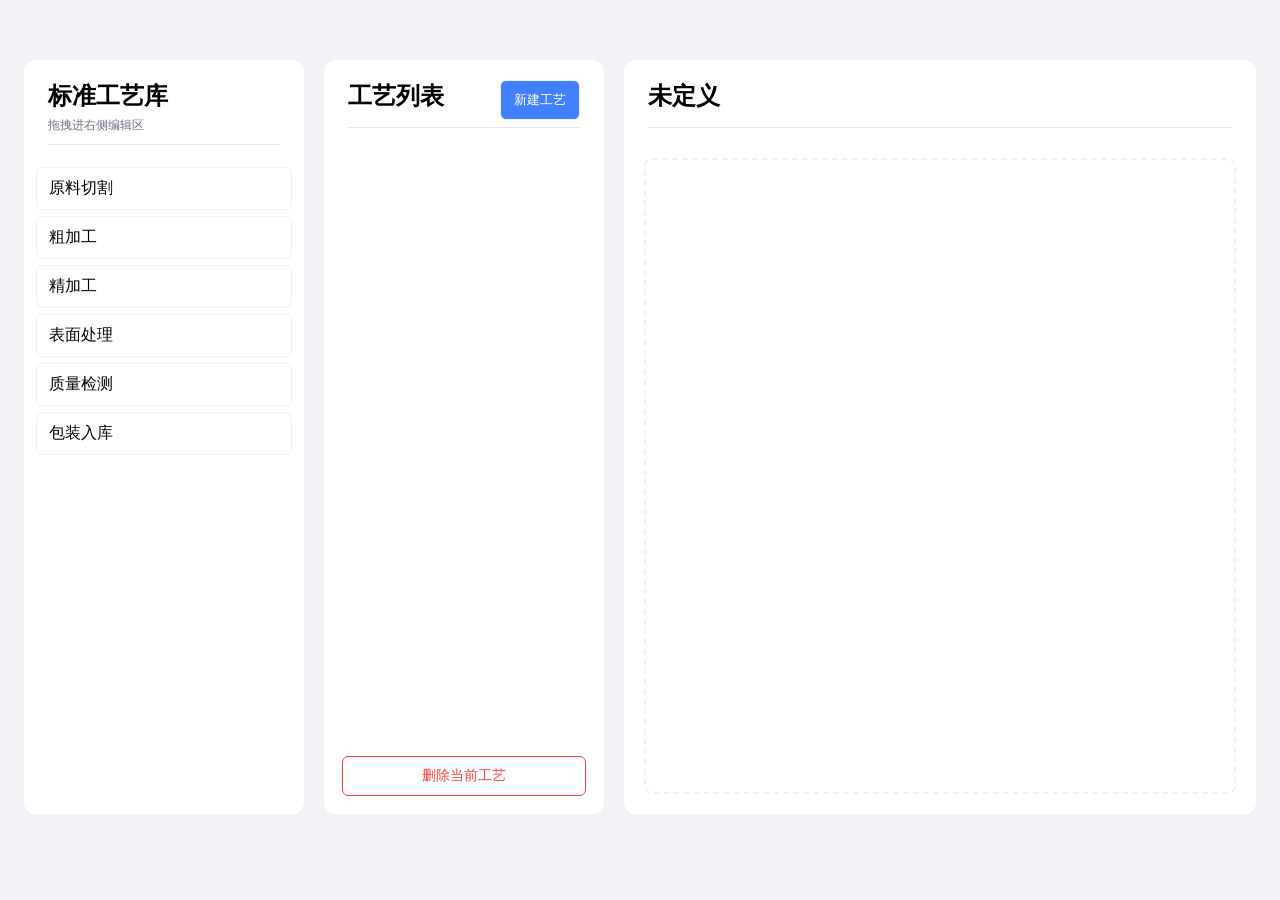
<file: 工艺与工序拖拽编排平台/index.html>
<!DOCTYPE html>
<html lang="en">
<head>
    <meta charset="UTF-8">
    <meta name="viewport" content="width=device-width, initial-scale=1.0">
    <title>工艺与工序拖拽编排平台</title>
    <link rel="stylesheet" href="style.css">
</head>
<body>
    <div class="container">
        <div class="left_1 box">
            <div class="title_box">
                <div class="title">
                    <h2>标准工艺库</h2>
                    <p>拖拽进右侧编辑区</p>
                </div>
            </div>
            
            <ul class="list_1">
                <li class="drag">原料切割</li>
                <li class="drag">粗加工</li>
                <li class="drag">精加工</li>
                <li class="drag">表面处理</li>
                <li class="drag">质量检测</li>
                <li class="drag">包装入库</li>
            </ul>
        </div>
        <div class="left_2 box">
            <div class="title_box">
                <div class="title">
                    <h2>工艺列表</h2>
                    <button>新建工艺</button>
                </div>
            </div>
           
            
            <ul class="list_2">
                
            </ul>
            <div class="delete">删除当前工艺</div>
        </div>
        <div class="right box">
            <div class="title_box">
                <div class="title">
                    <h2>未定义</h2>
                </div>
            </div>
            <div class="create_box">
                <div class="create">
                    <ul class="create_list"></ul>
                </div>
            </div>
        </div>
    </div>
    <script src="script.js"></script>
        
</body>
</html>
</file>
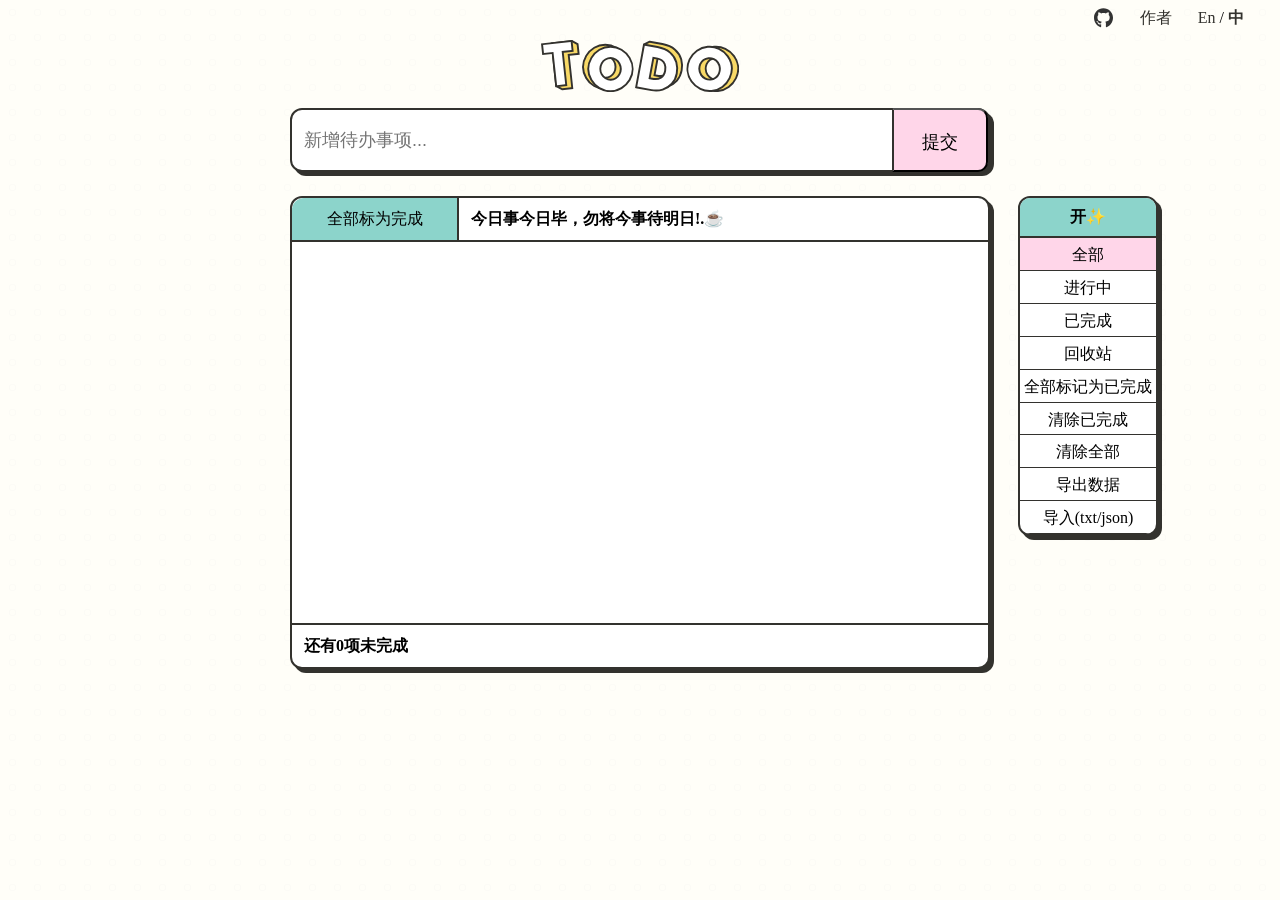
<file: todo/todo.html>
<!DOCTYPE html>
<html lang="en">
<head>
    <meta charset="UTF-8">
    <meta name="viewport" content="width=device-width, initial-scale=1.0">
    <title>To-do-list</title>
    <link rel="stylesheet" href="todo.css">
</head>
<body>
    <div class="big_pattern">
        <div class="head">
        <div class="git">
            <a href="#">
                <img src="png/github.svg" alt="">
            </a>
        </div>
        <div class="about">
            <a href="#">作者</a>
        </div>
        <div class="lang">
            <a href="#">En</a>
            <span>/</span>
            <a href="#" class="chi">中</a>
        </div>
        </div>
        <div class="wrapper">
            <div class="todo_main">
                <div class="todo_header">
                    <div class="title">
                        <img src="png/todo.svg" alt="">
                        <span></span>
                        <span></span>
                        <div class=""></div>
                    </div>
                    <div class="input">
                        <input type="text" placeholder="新增待办事项..." class="add_content">
                        <button type="button" class="btn submit_btn">提交</button>
                    </div>
                    
                </div>
                <div class="container_main">
                    <div class="todo_list_box">
                        <div class="bar_message">
                            <button type="button" value="全部标为完成" class="btn btn_complete_all">
                                全部标为完成
                            </button>
                            <div class="bar_message_text">
                                 今日事今日毕，勿将今事待明日!.☕
                            </div>
                        </div>
                        <ul class="todo_list">
                            <!-- <li>
                                <div class="content completed">一</div>
                                <div class="todo_btn btn_finish"></div>
                                <div class="todo_btn btn_delete"></div>
                            </li>
                            <li>
                                <div class="content">二</div>
                                <div class="todo_btn btn_unfinish"></div>
                                <div class="todo_btn btn_delete"></div>
                            </li> -->
                        </ul>
                        <div class="bar_message bottom"></div>
                    </div>
                    <div class="side_bar">
                        <div class="open">
                            开✨
                        </div>
                        <div class="todo_footer">
                            <ul class="check">
                                <li class="all">全部</li>
                                <li class="unfinished">进行中</li>
                                <li class="finished">已完成</li>
                                <li class="deleted">回收站</li>
                            </ul>
                            <ul class="adjust">
                                <li class="complete_all">全部标记为已完成</li>
                                <li class="clear_completed">清除已完成</li>
                                <li class="clear_all">清除全部</li>
                            </ul>
                            <ul class="data_save">
                                <li class="export_data">导出数据</li>
                                <li class="import_data">导入(txt/json)</li>
                                <input type="file" id="importFile" style="display: none;" accept=".json">
                            </ul>
                        </div>
                    </div>
                </div>
            </div>
        </div>
    </div>
    <template class="temp">
        <li id="">
            <div class="content"></div>
            <div class="todo_btn btn_unfinish"></div>
            <div class="todo_btn btn_delete"></div>
        </li>
    </template>
    <script src="todo.js"></script>
</body>
</html>
</file>
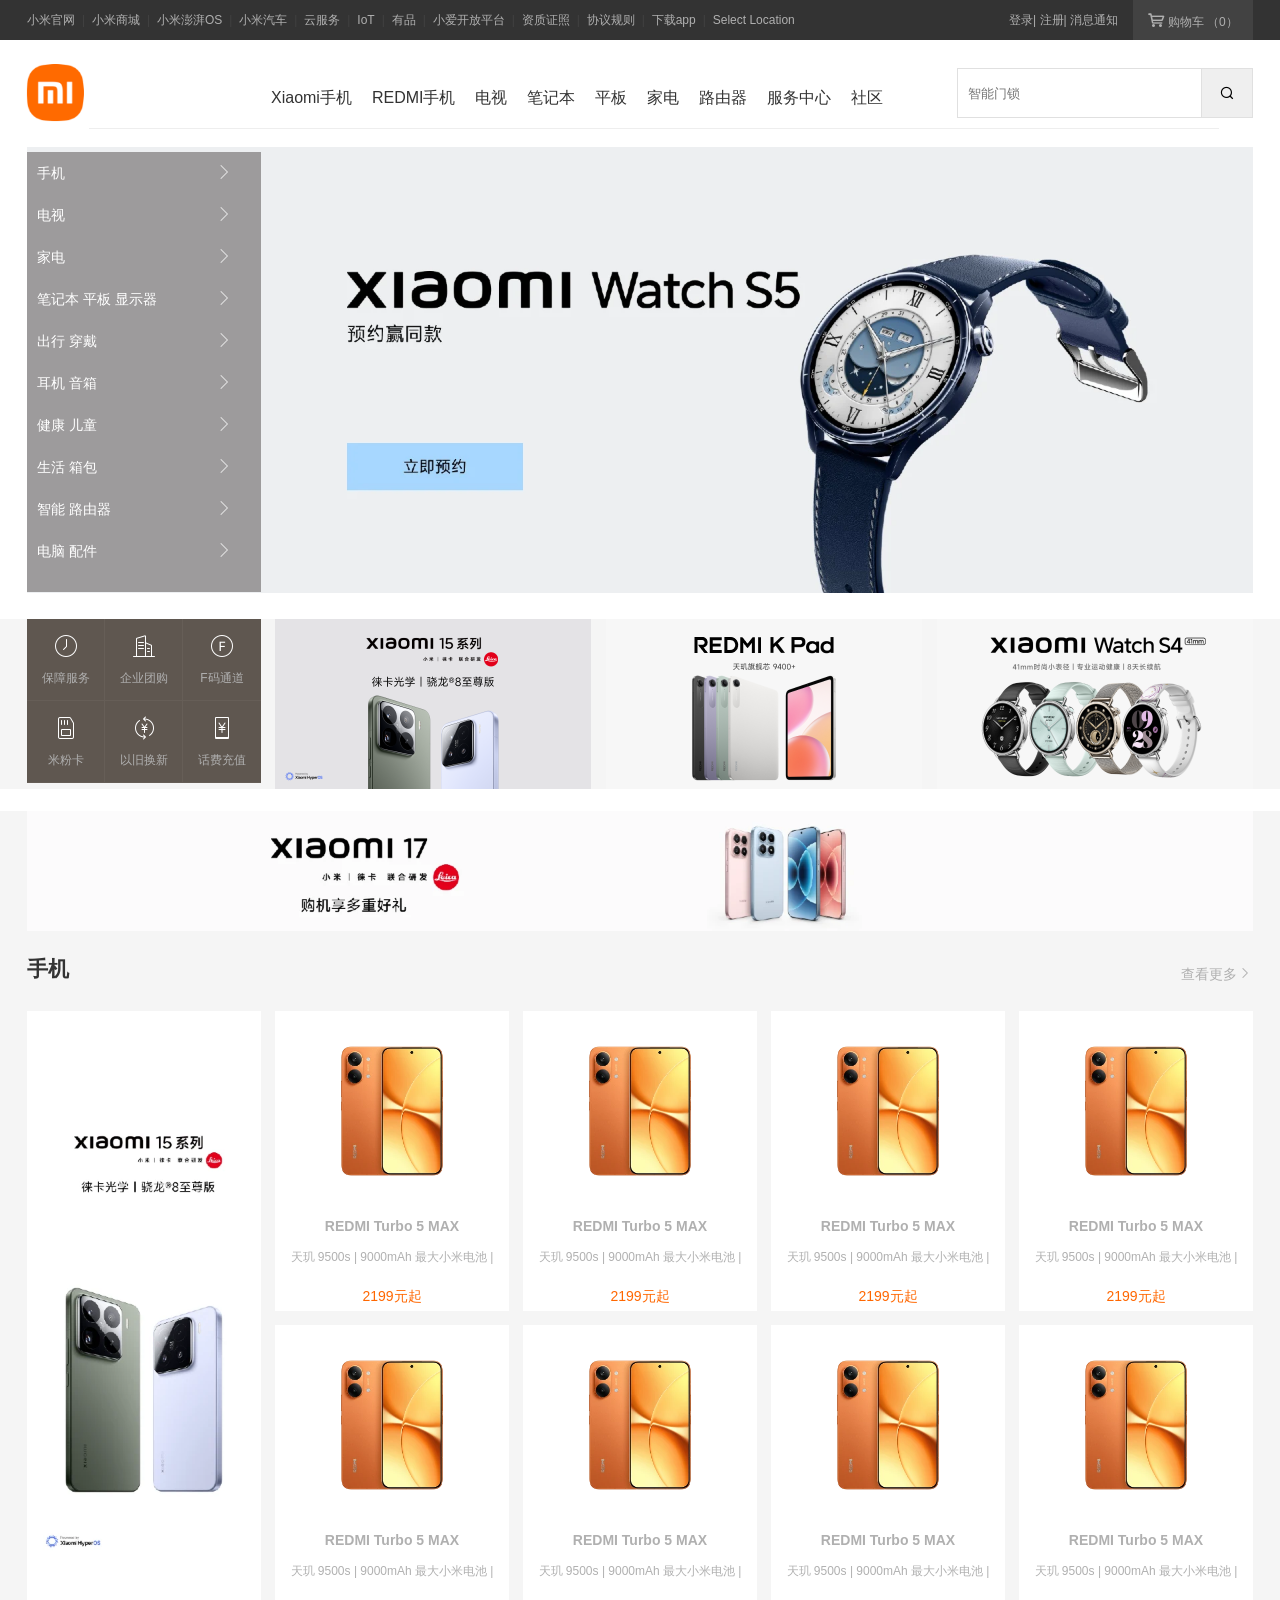
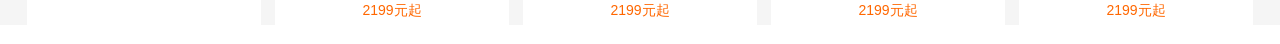
<file: 小米商城/xiaomi.html>
<!DOCTYPE html>
<html lang="en">
<head>
    <meta charset="UTF-8">
    <meta name="viewport" content="width=device-width, initial-scale=1.0">
    <title>小米商城</title>
    <link rel="stylesheet" href="xm.css">
    <link rel="stylesheet" href="font_5140455_fhou8gdebpn/iconfont.css">
<body>
    <div>
        <div class="header">
            <div class="black_nav">
                <div class="container clearfix">
                    <div class="left_nav">
                        <a href="#">小米官网</a>
                        <span class="sep">|</span>
                        <a href="#">小米商城</a>
                        <span class="sep">|</span>
                        <a href="#">小米澎湃OS</a>
                        <span class="sep">|</span>
                        <a href="#">小米汽车</a>
                        <span class="sep">|</span>
                        <a href="#">云服务</a>
                        <span class="sep">|</span>
                        <a href="#">IoT</a>
                        <span class="sep">|</span>
                        <a href="#">有品</a>
                        <span class="sep">|</span>
                        <a href="#">小爱开放平台</a>
                        <span class="sep">|</span>
                        <a href="#">资质证照</a>
                        <span class="sep">|</span>
                        <a href="#">协议规则</a>
                        <span class="sep">|</span>
                        <a href="#" class="p_r">下载app
                            <div class="download">
                                <img src="png/erweima.png" alt="小米商城" width="90" height="90">
                                <p>小米商城APP</p>
                            </div>
                        </a>
                        <span class="sep">|</span>
                        <a href="#">Select Location</a>
                    </div>
                    <div class="cart_1">
                        <a href="#">
                            <em class="iconfont icon-gouwuchekong"></em>
                            购物车
                            <span>（0）</span>
                            <div class="cart_text">
                                购物车中还没有商品，赶紧选购吧
                            </div>
                    </div>
                    <div class="right_nav">
                        <a href="#">登录</a><span>|</span>
                        <a href="#">注册</a><span>|</span>
                        <a href="#">消息通知</a>
                    </div>
                </div>
            </div>
            <div class="site_header">
                <div class="container clearfix">
                    <div class="header_logo">
                        <a href="#"><img src="png/xmlogo.png" alt="小米Logo" style="width: 70px;"></a>
                    </div>
                    <div class="header_nav">
                        <ul class="nav_list clearfix">
                            <li class="nav_category">
                                <a href="#" class="link_category">
                                    <span class="text">全部商品分类</span>
                                </a>
                                <div class="site_category" style="display: block;">
                                    <ul class="site_category_list clearfix">
                                        <li class="category_item"><a class="title" href="#">手机<em class="iconfont icon-jiantouyouda"></em></a>
                                            <div class="content_block">
                                                <ul>
                                                    <li><a href="#"><img src="png/小米旗舰.png" alt="" width="40" height="40"><span>Xiaomi数字旗舰</span></a></li>
                                                    <li><a href="#"><img src="png/mix.png" alt="" width="40" height="40"><span>Xiaomi MIX系列</span></a></li>
                                                    <li><a href="#"><img src="png/civi系列.png" alt="" width="40" height="40"><span>Xiaomi Civilians系列</span></a></li>
                                                    <li><a href="#"><img src="png/redmi K.png" alt="" width="40" height="40"><span>REDMI K系列</span></a></li>
                                                    <li><a href="#"><img src="png/tubo.png" alt="" width="40" height="40"><span>REDNI Tubo系列</span></a></li>
                                                    <li><a href="#"><img src="png/redmi note.png" alt="" width="40" height="40"><span>REDMI Note系列</span></a></li>
                                                    <li><a href="#"><img src="png/数字系列.png" alt="" width="40" height="40"><span>REDMI 数字系列</span></a></li>
                                                </ul>
                                            </div>
                                        </li>
                                        <li class="category_item"><a class="title" href="#">电视<em class="iconfont icon-jiantouyouda"></em></a>
                                            <div class="content_block">
                                                <ul>
                                                    <li><a href="#"><img src="png/小米旗舰.png" alt="" width="40" height="40"><span>Xiaomi数字旗舰</span></a></li>
                                                    <li><a href="#"><img src="png/mix.png" alt="" width="40" height="40"><span>Xiaomi MIX系列</span></a></li>
                                                    <li><a href="#"><img src="png/civi系列.png" alt="" width="40" height="40"><span>Xiaomi Civilians系列</span></a></li>
                                                    <li><a href="#"><img src="png/redmi K.png" alt="" width="40" height="40"><span>REDMI K系列</span></a></li>
                                                    <li><a href="#"><img src="png/tubo.png" alt="" width="40" height="40"><span>REDNI Tubo系列</span></a></li>
                                                    <li><a href="#"><img src="png/redmi note.png" alt="" width="40" height="40"><span>REDMI Note系列</span></a></li>
                                                    <li><a href="#"><img src="png/数字系列.png" alt="" width="40" height="40"><span>REDMI 数字系列</span></a></li>
                                                </ul>
                                            </div>
                                        </li>
                                        <li class="category_item"><a class="title" href="#">家电<em class="iconfont icon-jiantouyouda"></em></a></li>
                                        <li class="category_item"><a class="title" href="#">笔记本 平板 显示器<em class="iconfont icon-jiantouyouda"></em></a></li>
                                        <li class="category_item"><a class="title" href="#">出行 穿戴<em class="iconfont icon-jiantouyouda"></em></a></li>
                                        <li class="category_item"><a class="title" href="#">耳机 音箱<em class="iconfont icon-jiantouyouda"></em></a></li>
                                        <li class="category_item"><a class="title" href="#">健康 儿童<em class="iconfont icon-jiantouyouda"></em></a></li>
                                        <li class="category_item"><a class="title" href="#">生活 箱包<em class="iconfont icon-jiantouyouda"></em></a></li>
                                        <li class="category_item"><a class="title" href="#">智能 路由器<em class="iconfont icon-jiantouyouda"></em></a></li>
                                        <li class="category_item"><a class="title" href="#">电脑 配件<em class="iconfont icon-jiantouyouda"></em></a></li>
                                    </ul>
                                </div>
                            </li>
                            <li class="nav_items"><a href="#"><span class="text">Xiaomi手机</span></a>
                                <div class="item_child">
                                    <div class="container clearfix">
                                        <ul class="child_list">
                                            <li>
                                                <a href="#">
                                                    <div class="child_list_img">
                                                        <img src="png/phone1.png" alt="" width="160" height="110">
                                                    </div>
                                                    <p class="name">Xiaomi 17 Ultra 徕卡版</p>
                                                    <p class="price">7999元起</p>
                                                </a>
                                            </li>
                                            <li>
                                                <a href="#">
                                                    <div class="child_list_img">
                                                        <img src="png/phone1.png" alt="" width="160" height="110">
                                                    </div>
                                                    <p class="name">Xiaomi 17 Ultra 徕卡版</p>
                                                    <p class="price">7999元起</p>
                                                </a>
                                            </li>
                                            <li>
                                                <a href="#">
                                                    <div class="child_list_img">
                                                        <img src="png/phone1.png" alt="" width="160" height="110">
                                                    </div>
                                                    <p class="name">Xiaomi 17 Ultra 徕卡版</p>
                                                    <p class="price">7999元起</p>
                                                </a>
                                            </li>
                                            <li>
                                                <a href="#">
                                                    <div class="child_list_img">
                                                        <img src="png/phone1.png" alt="" width="160" height="110">
                                                    </div>
                                                    <p class="name">Xiaomi 17 Ultra 徕卡版</p>
                                                    <p class="price">7999元起</p>
                                                </a>
                                            </li>
                                            <li>
                                                <a href="#">
                                                    <div class="child_list_img">
                                                        <img src="png/phone1.png" alt="" width="160" height="110">
                                                    </div>
                                                    <p class="name">Xiaomi 17 Ultra 徕卡版</p>
                                                    <p class="price">7999元起</p>
                                                </a>
                                            </li>
                                            <li>
                                                <a href="#">
                                                    <div class="child_list_img">
                                                        <img src="png/phone1.png" alt="" width="160" height="110">
                                                    </div>
                                                    <p class="name">Xiaomi 17 Ultra 徕卡版</p>
                                                    <p class="price">7999元起</p>
                                                </a>
                                            </li>
                                        </ul>
                                    </div>
                                </div>
                            </li>
                            <li class="nav_items"><a href="#"><span class="text">REDMI手机</span></a>
                            
                            </li>
                            <li class="nav_items"><a href="#"><span class="text">电视</span></a>
                            
                            </li>
                            <li class="nav_items"><a href="#"><span class="text">笔记本</span></a>
                            
                            </li>
                            <li class="nav_items"><a href="#"><span class="text">平板</span></a>
                            
                            </li>
                            <li class="nav_items"><a href="#"><span class="text">家电</span></a></li>
                            <li class="nav_items"><a href="#"><span class="text">路由器</span></a></li>
                            <li class="nav_items"><a href="#"><span class="text">服务中心</span></a></li>
                            <li class="nav_items"><a href="#"><span class="text">社区</span></a></li>

                        </ul>
                    </div> 
                    <div class="header_search">
                        <input type="text" placeholder="智能门锁">
                        <button class="iconfont icon-sousuo"></button>
                    </div>
                </div>
            </div>
        </div>
        <div class="bannar">
            <div class="container">
                <a href="#">
                    <ul id="bannar">
                    <li class="active"><img src="png/ad1.png" alt=""></li>
                    <li><img src="png/ad2.png" alt=""></li>
                    <li><img src="png/ad3.png" alt=""></li>
                    <li><img src="png/ad4.png" alt=""></li>
                    <li><img src="png/ad5.png" alt=""></li>
                    <li><img src="png/ad6.png" alt=""></li>
                    </ul>
                </a>
            </div>
        </div>
        <div class="ad">
            <div class="container clearfix">
                <div class="ad_left">
                    <ul class="picture_list">
                        <li class="pic_items"><a href=""><img src="png/保障服务.png" alt="">保障服务</a></li>
                        <li class="pic_items"><a href=""><img src="png/企业团购.png" alt="">企业团购</a></li>
                        <li class="pic_items"><a href=""><img src="png/F码通道.png" alt="">F码通道</a></li>
                        <li class="pic_items"><a href=""><img src="png/米粉卡.png" alt="">米粉卡</a></li>
                        <li class="pic_items"><a href=""><img src="png/以旧换新.png" alt="">以旧换新</a></li>
                        <li class="pic_items"><a href=""><img src="png/话费充值.png" alt="">话费充值</a></li>
                    </ul>
                </div>
                <div class="ad_right">
                    <ul class="right_list clearfix">
                        <li class="first"><a href="#"><img src="png/ad_left1.png" alt=""></a></li>
                        <li><a href="#"><img src="png/ad_left2.png" alt=""></a></li>
                        <li><a href="#"><img src="png/ad_left3.png" alt=""></a></li>
                    </ul>
                </div>
            </div>
        </div>
        <div class="main_ad">
            <div class="container ">
                <div class="bannar_box">
                    <a href="#">
                        <img src="png/bannar_box.png" alt="" width="1226" height="120">
                    </a>
                </div>
                <div class="phone">
                    <div class="p_hd">
                        <h2>手机</h2>
                        <div class="more">
                            <a href="#">查看更多<em class="iconfont icon-jiantou2"></em></a>
                        </div>
                    </div>
                    <div class="p_pic_list clearfix">
                        <div class="p_pic_l">
                            <a href="#">
                                <img src="png/p_l.png" alt="" >
                            </a>
                        </div>
                        <div class="p_pic_r">
                            <div class="pic_r_items">
                                <a href="#">
                                    <img src="png/p_r.png" alt="" width="160" height="160">
                                    <h3 class="name">REDMI Turbo 5 MAX</h3>
                                    <p class="desc">天玑 9500s | 9000mAh 最大小米电池 | 1.5K 超级阳光屏</p>
                                    <p class="price">2199元起</p>
                                </a>
                            </div>
                            <div class="pic_r_items">
                                <a href="#">
                                    <img src="png/p_r.png" alt="" width="160" height="160">
                                    <h3 class="name">REDMI Turbo 5 MAX</h3>
                                    <p class="desc">天玑 9500s | 9000mAh 最大小米电池 | 1.5K 超级阳光屏</p>
                                    <p class="price">2199元起</p>
                                </a>
                            </div>
                            <div class="pic_r_items">
                                <a href="#">
                                    <img src="png/p_r.png" alt="" width="160" height="160">
                                    <h3 class="name">REDMI Turbo 5 MAX</h3>
                                    <p class="desc">天玑 9500s | 9000mAh 最大小米电池 | 1.5K 超级阳光屏</p>
                                    <p class="price">2199元起</p>
                                </a>
                            </div>
                            <div class="pic_r_items">
                                <a href="#">
                                    <img src="png/p_r.png" alt="" width="160" height="160">
                                    <h3 class="name">REDMI Turbo 5 MAX</h3>
                                    <p class="desc">天玑 9500s | 9000mAh 最大小米电池 | 1.5K 超级阳光屏</p>
                                    <p class="price">2199元起</p>
                                </a>
                            </div>
                            <div class="pic_r_items">
                                <a href="#">
                                    <img src="png/p_r.png" alt="" width="160" height="160">
                                    <h3 class="name">REDMI Turbo 5 MAX</h3>
                                    <p class="desc">天玑 9500s | 9000mAh 最大小米电池 | 1.5K 超级阳光屏</p>
                                    <p class="price">2199元起</p>
                                </a>
                            </div>
                            <div class="pic_r_items">
                                <a href="#">
                                    <img src="png/p_r.png" alt="" width="160" height="160">
                                    <h3 class="name">REDMI Turbo 5 MAX</h3>
                                    <p class="desc">天玑 9500s | 9000mAh 最大小米电池 | 1.5K 超级阳光屏</p>
                                    <p class="price">2199元起</p>
                                </a>
                            </div>
                            <div class="pic_r_items">
                                <a href="#">
                                    <img src="png/p_r.png" alt="" width="160" height="160">
                                    <h3 class="name">REDMI Turbo 5 MAX</h3>
                                    <p class="desc">天玑 9500s | 9000mAh 最大小米电池 | 1.5K 超级阳光屏</p>
                                    <p class="price">2199元起</p>
                                </a>
                            </div>
                            <div class="pic_r_items">
                                <a href="#">
                                    <img src="png/p_r.png" alt="" width="160" height="160">
                                    <h3 class="name">REDMI Turbo 5 MAX</h3>
                                    <p class="desc">天玑 9500s | 9000mAh 最大小米电池 | 1.5K 超级阳光屏</p>
                                    <p class="price">2199元起</p>
                                </a>
                            </div>
                        </div>
                    </div>
                </div>
            </div>
        </div>
    </div>
    <script src="xm.js"></script>
</body>
</html>
</file>
<file: 工艺与工序拖拽编排平台/style.css>
*{
    margin: 0;
    padding:0;
    box-sizing: border-box;
}
ul{
    list-style: none;
}
body{
    background-color: #f0f2f5;
    font-family: -apple-system, BlinkMacSystemFont, "Segoe UI", Roboto, sans-serif;
    padding: 60px 24px;
}

.container{
    display: flex;
    gap: 20px;
    height: calc(100%-48px);
    min-width: 1200px;
    overflow-x: auto;
}
.box{
    background: #ffffff;
    border-radius: 12px;
    overflow: hidden;
    display: flex;
    flex-direction: column;
}
.left_1,.left_2{
    width: 280px;

}
.right{
    flex: 1;
    min-width: 600px;
    transition: all 0.2s ease;
}
.title_box{
    padding: 20px 24px;
    padding-bottom: 10px;
}

.title{
    /* padding: 20px 24px; */
    /* padding-bottom: 10px; */
    border-bottom: 1px solid #e8e8e8;
}


.title p{
    margin-top: 5px;
    font-size: 12px;
    color: #6b7280;
    margin-bottom: 10px;
    
}
.list_1,.list_2{
    padding: 12px;
    list-style: none;
    overflow-y: auto;
    height: 600px;
}
.list_1 li,.list_2 li{
    padding: 10px 12px;
    border-radius: 6px;
    margin-bottom: 6px;
    cursor: pointer;
    font-size: 16px;
    border: 1px solid #f0f0f0;
    transition: all 0.5s ease;
}

.list_1 li:hover,.list_2 li:hover{
    background: #f5f7fa;
}
.left_2 .title_box{
    position: relative;
}
.left_2 button{
    position: absolute;
    top: 20px;
    right: 24px;
    border-radius: 6px;
    border: 1px solid #f0f0f0;
    height: 40px;
    width: 80px;
    background: #4080ff;
    color: white;
    cursor: pointer;
}
.left_2 h2,.right h2{
    margin-bottom: 15px;
}
.delete{
    padding: 10px;
    text-align: center;
    border: 1px solid #f53f3f;
    color: #f53f3f;
    border-radius: 6px;
    cursor: pointer;
    font-size: 14px;
    margin: 18px;
    font-weight: 500;
}
.create_box{
    padding: 20px;
    flex:1;
}
.create{
    display: flex;
    justify-content: flex-start;
    align-items: flex-start;
    width: 100%;
    height: 100%;
    border: 2px dashed #f0f0f0;
    border-radius: 8px;
    color: #9ca3af;
    font-size: 14px;
    padding :10px;
}

.create_list {
    list-style: none;
    padding: 0;
    margin: 0;
    width: 100%;
    display: flex;
    flex-direction: column;
    gap: 8px;
}

/* 每个工序样式（你拖拽出来的项） */
.create_list li {
    background: #ffffff;
    border: 1px solid #e5e7eb;
    border-radius: 8px;
    padding: 12px 16px;
    font-size: 15px;
    color: #374151;
    box-shadow: 0 1px 2px rgba(0,0,0,0.05);
    user-select: none;
}

.items.active{
    background: #e8f4ff;
    border-color: #409eff;
    box-shadow: 0 2px 6px rgba(64, 158, 255, 0.2);
}
.drag{
    user-select: none;
    cursor: move;
}
.right li{
    position: relative;
}
.right li div{
    position: absolute;
    right: 10px;
    top: 5px;
    border-radius: 8px;
    border: 1px solid #374151;
    background: #f53f3f;
    font-size: 16px;
    padding: 5px;
    cursor: pointer;
}
</file>
<file: todo/todo.css>
*{
    margin: 0;
    padding: 0;
    box-sizing: border-box;
    transition: all .35s;
    /* border: 0; */
}
a{
    text-decoration: none;
    color: #33322e;
}
a.chi{
    font-size: 16px;
    font-weight: 600;
}
li,ul{
    list-style-type: none;
    margin: 0;
    padding: 0;
}
.big_pattern{
    position: fixed;
    top: 0;
    bottom: 0;
    right: 0;
    left: 0;
    z-index: -1;
    width: 100%;
    height: 100%;
    background-color: rgba(255, 247, 220, 0.2);
    background-image: url(png/big_pattern.svg);
    background-size: cover;
    background-position: center;
    background-repeat: repeat;
}
.head{
    display: flex;
    justify-content: space-between;
    height: 40px;
    position: fixed;
    top: 8px;
    right: 36px;
    width: 150px;
}
.git img{
    height: 20px;
    width: auto;
    fill: #33322e;
    color: #33322e;
}
.wrapper{
    width: 100%;
    margin: 40px auto;
}
.todo_main{
    margin: 0 auto;
}
.todo_header{
    margin: 0 auto 24px;
    max-width: 700px;
    text-align: center;
}
.todo_header .title{
    margin: 0 auto 12px;
}
.todo_header .title img{
    height: 52px;
    width: auto;
    display: inline-block;
    padding: 0;
}
.add_content{
    width: 100%;
    height: 64px;
    line-height: 64px;
    text-indent: 12px;
    padding-right: 118px;
    cursor: text;
    border: 2px solid #33322e;
    border-radius: 12px;
    box-shadow: 4px 4px 0px #33322e;
    display: inline-block;
    font-size: 18px;
}
.input{
    position: relative;
}
input{
    outline: none;
}
.submit_btn{
    position: absolute;
    right: 2px;
    top: 0px;
    width: 96px;
    padding: 0;
    cursor: pointer;
    font-size: 18px;
    height: 64px;
    line-height: 64px;
    border-radius: 10px;
    border-left: 2px solid #33322e;
    border-top-left-radius: 0;
    border-bottom-left-radius: 0;
    background: #ffd6e9;
}
.container_main{
    display: flex;
    justify-content: space-between;
    align-items: flex-start;
    position: relative;
    width: 700px;
    margin: 0 auto;
}
.todo_list_box{
    position: relative;
    background-color: #fff;
    box-shadow: 4px 4px 0px #33322e;
    border: 2px solid #33322e;
    border-radius: 12px;
    margin: 0;
    padding-top: 0;
    transition: all .5s ease;
    width: 100%;
    overflow: hidden;
}
.bar_message{
    width: 100%;
    height: 44px;
    position: relative;
    display: flex;
    align-items: center;
    border-bottom: 2px solid #33322e;
    justify-content: flex-start;
    line-height: 44px;
    overflow: hidden;
}
.btn_complete_all{
    display: inline-block;
    background-color: #8CD4CB;
    border: 0;
    border-radius: 0;
    border-top-left-radius: 12px;
    border-right: 2px solid #33322e;
    margin: 0;
    width: 24%;
    height: 100%;
    font-size: 16px;
}
.bar_message_text{
    display: inline-block;
    font-weight: 600;
    padding: 0;
    padding-left: 12px;
    padding-right: 12px;
    overflow: hidden;
    line-height: 44px;
    cursor: pointer;
    
}
.todo_list{
    padding: 32px 36px 36px;
    height: 381px;
    transition: all .5s ease;
    overflow-y: auto;
}
.todo_list li{
    position: relative;
    border: 2px solid #33322e;
    border-radius: 12px;
    box-shadow: 4px 4px 0 #33322e;
    transition: all .5s ease;
    margin-bottom: 16px;
    width: 624px;
    height: 68px;

}
.todo_list .content{
    width: 100%;
    height: 100%;
    background-color: #f9f3e5;
    padding: 20px 24px;
    border-radius: 12px;
    position: relative;
    box-sizing: border-box;
    line-height: 1.5;
    padding-left: 56px;
    padding-right: 56px;
    cursor: pointer;
}
.todo_list .content.completed{
    background-color: #d0f4f0;
}
.todo_btn{
    position: absolute;
    display: block;
    cursor: pointer;
    border: 2px solid #33322e;
    background: #fff;
    transition: all .5s ease;

}
.todo_btn.btn_restore{
    background: #33322e;
    right: 56px;
    top: 16px;
    border: 12px;
    width: 40px;
    height: 30px;
    color: #fff;
    text-align: center;
}
.todo_btn.btn_finish{
    left:14px;
    top: 16px;
    width: 30px;
    height: 30px;
    border-radius: 20px;
    background: #8CD4CB;
}
.todo_btn.btn_delete{
    background: #fff;
    right: 12px;
    top: 16px;
    border-radius: 12px;
    width: 30px;
    height: 30px;
    font-size: 13px;

}
.todo_btn.btn_unfinish{
    left:14px;
    top: 16px;
    width: 30px;
    height: 30px;
    border-radius: 20px;
    background: #fff;
}
.todo_list li:hover{
    box-shadow: none;
}
.bottom{
    border: 0;
    border-top: 2px solid #33322e;
    text-indent: 12px;
    font-weight: 600;
}
.bar_message:hover{
    background: #f9f3e5;
}
.side_bar{
    position: absolute;
    left: calc(100% + 28px);
    top: 0;
    display: flex;
    justify-content: flex-start;
    flex-direction: column;
    align-items: flex-start;
    border: 2px solid #33322e;
    border-radius: 12px;
    box-shadow: 4px 4px 0 #33322e;
    background: #fff;
    transition: all .5s ease;
    text-align: center;
    overflow: hidden;
    width: 140px;
    height: 340px;

}
.open{
    display: flex;
    cursor: pointer;
    width: 100%;
    background: #8CD4CB;
    height: 46px;
    justify-content: center;
    box-sizing: border-box;
    font-weight: 700;
    border-bottom: 2px solid #33322e;
    align-items: center;
}
.todo_footer{
    display: flex;
    justify-content: flex-start;
    flex-direction: column;
    width: 100%;
    height: 100%;
    font-weight: normal;
}
.todo_footer ul{
    display: flex;
    flex-direction: column;
    
}
.todo_footer li{
    border-bottom: 1px solid #33322e;
    height: calc(296px / 9);
    line-height: calc(300px / 9);
    cursor: pointer;
}
.all{
    background-color: #ffd6e9;
}
.side_bar:hover{
    box-shadow: none;
}
.temp{
    display: none;
}
</file>
<file: 小米商城/xm.css>
body{
    font: 14px / 1.5 Helvetica Neue, Helvetica, Arial, Microsoft Yahei, Hiragino Sans GB, Heiti SC, WenQuanYi Micro Hei, sans-serif;
    color: #333;
    background-color: #fff;
    min-width: 1226px;
    margin: 0;
    padding: 0;
}
li{
    list-style: none;
}
ul {
    display: block;
    list-style-type: disc;
    margin-block-start: 1em;
    margin-block-end: 1em;
    padding-inline-start: 40px;
    unicode-bidi: isolate;
}
a{
    text-decoration: none;
    cursor: pointer;
}
img{border: none;}
div{
    display: block;
    unicode-bidi: isolate;
}
.black_nav{
    position: relative;
    z-index: 30;
    height: 40px;
    font-size: 12px;
    color: #b0b0b0;
    background: #333;
}
.container{
    width: 1226px;
    margin-left: auto;
    margin-right: auto;
}
.container a{
    color: #b0b0b0;
    line-height: 40px;
    display: inline-block;
}
.left_nav{
    float: left;
}
.left_nav span{
    margin: 0 .3em;
    color: #424242;
}
.cart_1{
    float: right;
    position: relative;
    width: 120px;
    height: 40px;
    margin-left: 15px;
    transition: all .2s;
    font-size: 12px;
    /* line-height: 40px; */
}
.cart_1 a{
    position: relative;
    z-index: 32;
    display: block;
    height: 40px;
    line-height: 40px;
    text-align: center;
    color: #b0b0b0;
    background: #424242;
}
.cart_1:hover{
    background: #fff;
}
.cart_1:hover>a{
    color: #ff6700
}
.cart_text{
    width: 316px;
    height: 0;
    background: #fff;
    box-shadow: 0 2px 10px rgba(0, 0, 0, 0.15);
    position: absolute;
    right: 0;
    top: 40px;
    color: #424242;
    overflow: hidden;
    line-height: 100px;
}
.cart_1:hover .cart_text{
    height: 100px;
}
.p_r{
    position: relative;
}
.download {
    width: 124px;
    height: 0;
    background: #fff;
    box-shadow: 0 1px 5px #aaa;
    position: absolute;
    top: 40px;
    left: 50%;
    margin-left: -62px;
    overflow: hidden;
}
.download img{
    display: block;
    width: 90px;
    margin: 18px auto 0;
}
.download p{
    color: #333;
    font-size: 14px;
    line-height: 14px;
    text-align: center;
}
.p_r:hover>.download{
    height: 148px;
}
.right_nav{
    float: right;
}
.clearfix::after{
    clear:both ;
}
.clearfix::before,
.clearfix::after{
    content: "";
    display: table;
}
.site_header .container{
    position: relative;
}
.header_logo{
    float: left;
    width: 62px;
    margin-top: 20px;
}
.header_logo img{
    margin-left:-5px ;
}
.header_nav{
    float: left;
    width: 850px;
    position: relative;
}
.nav_list{
    position: relative;
    z-index: 10;
    float: left;
    width: 1100px;
    height: 88px;
    margin: 0;
    padding: 12px 0 0 30px;
    list-style-type: none;
    font-size: 16px;
}
.header_search{
  width: 296px;
  height: 100px;
  float: right;
}
.header_search input{
  width: 244px;
  height: 50px;
  border: 1px solid #e0e0e0;
  box-sizing: border-box;/*使边框不撑开盒子大小*/
  margin-top: 28px;
  padding-left: 10px;
  border-right:0 ;
}
.header_search button{
  width: 52px;
  height: 50px;
  float: right;
  margin-top: 28px;
  border: 1px solid #e0e0e0;

}
.header_search button:hover{
  background-color: #ff6700;
}

.nav_category{
    position: relative;
    float: left;
    width: 127px;
    padding-right: 15px;
}
.nav_category .link_category{
    display: block;
    padding: 26px 0 38px;
    text-align: right;
    color: #333;
    visibility: hidden;
}

.nav_items{
    float: left;
    text-align: center;
}
.nav_items a{
    display: block;
    padding:26px 10px 38px;
    color: #333;
    -webkit-transition: color .2s;
    transition: color .2s;
}
.item_child{
    width: 100%;
    height: 0;
    background: #fff;
    border-top:1px solid #eee ;
    position: absolute;
    left: 0;
    top: 88px;
    overflow: hidden;
    transition: height 0.3s;
    z-index: 100;
}
.item_child a{
    line-height: normal;
}
.child_list {
    display: flex;
    justify-content: center;
    gap: 20px;
    list-style: none;
    margin: 0;
    padding: 20px 0;
    width: 1226px;
}p{
    font-size: 12px;
}
.child_list .price{
    color: #ff6700;
}
.child_list li{
    width: 160px;
    text-align: center;
}
.nav_items:hover>.item_child{
    height: 220px;
}
/* 导航栏完毕 */
.site_category{
    position: absolute;
    top: 100px;
    left: -92px;
    z-index: 21;
    width: 234px;
    height: 460px;
    font-size: 14px;

}
.site_category_list{
    height: 440px;
    border: 0;
    color: #fff;
    background: rgba(105, 101, 101, .6);
    padding-top:20px ;
    position: relative;
    margin-top: 0;
    padding: 0;
}

.site_category_list .title{
    position: relative;
    display: block;
    padding-left: 10px;
    height: 42px;
    line-height: 42px;
    color: #fff;
    /* width: 100%; */
}
.site_category_list .title em {
    position: absolute;
    top: 12px;
    right: 30px;
    font-size: 16px;
    line-height: 16px;
    color: #e0e0e0;
}
.bannar{
    width: 100%;
    /* margin-top: -10px; */
    /* background: #f5f5f5; */
    position: relative;
    top: -12px;
}
.bannar .container{
    height: 460px;
    width: 1226px;
    margin: 0 auto;
    position: relative;
    overflow: hidden;
   
}
#bannar{
    position: relative;
    width: 1226px;
    height: 460px;
    list-style: none;
    /* margin-top: -5px; */
    padding: 0;
}
#bannar li{
    position: absolute;
    top: 0;
    left: 0;
    width: 1226px;
    height: 460px;
    opacity: 0;
    transition: opacity 1s;

}
#bannar li.active{
    opacity: 1;
}
#bannar li img{
    width: 100%;
    height: 100%;
    object-fit: cover;
    display: block;
}
/* 广告 */
.ad{
    margin-top: 14px;
    
}
.ad .ad_left{
    width: 234px;
    float: left;
    min-height: 1px;
    height: 170px;
}
.picture_list{
    margin: 0;
    padding: 0;
    list-style: none;
    font-size: 12px;
    text-align: center;
    background: #5f5750;
    overflow: hidden;
}
.pic_items{
    width: 78px;
    height: 82px;
    float: left;
    text-align: center;
    border-bottom: 1px solid #665e57;
    border-right: 1px solid #665e57;
    box-sizing: border-box;
}
.pic_items:nth-child(3n){
    border-right:none ;
}
.pic_items img{
    width: 24px;
    height: 24px;
    margin-top: 15px;
    display: block;
    margin-left: auto;
    margin-right: auto;
}
.pic_items a{

    font-size: 12px;
    text-align: center;
    list-style: none;
}
.ad_right{
    width: 978px;
    float: left;
    margin-left: 14px;
    min-height: 1px;

}
.right_list{
    padding:0;
    margin: 0;
}
.ad_right li{
    float: left;
    width: 316px;
    height: 170px;
    margin-left: 15px;
    margin-top: 0;
    padding: 0;
    transition: all 0.2s linear;
}
.ad_right li:hover{
    transform: translateY(-2px);
    box-shadow: 0 15px 30px rgba(0, 0, 0, 0.1);
}
.ad_right .first{
    margin-left: 0;
}
.ad_right li img{
    display: block;
    width: 316px;
    height: 170px;
}
/* 下面是右拉菜单 */
.content_block{
    position: absolute;
    top: 0;
    left: 234px;
    width: 530px;
    height: 460px;
    background: #fff;
    display: none;
}
.content_block ul{
    padding: 0;
    margin: 0;
    display: flex;
    flex-wrap: wrap;
    flex-direction: column;
    gap: 0;
    height: 460px;
}
.content_block li{
    width: 256px;
    height: 76px;
    display: flex;
    align-items: center;
    /* padding: 0 20px; */
    box-sizing: border-box;
}
.content_block img{
    vertical-align: middle;
}
.content_block span{
    line-height: 40px;
    color: #333;
}
.category_item{
    width: 100%;
}
.category_item:hover{
    background-color: #ff6700;
}
.category_item:hover>.content_block{
    display: block;
}
/* 接下来就全是广告图了 */
.main_ad,.ad{
    background: #f5f5f5;
}
.bannar_box{
    height: 120px;
    margin: 22px 0;
    overflow: hidden;
}
.phone{
    margin-top: 8px;
}
.p_hd{
    position: relative;
    height: 58px;

}
.p_hd .more{
    position: absolute;
    right: 0;
    top: 0;
}
.p_pic_l{
    width: 234px;
    height: 614px;
    float: left;
    transition: all 0.2s linear;
}
.p_pic_l img{
    width: 234px;
    height: 614px;
    border: 0;
}
.p_pic_r{
    width: 992px;
    height: 614px;
    float: left;
}
.p_pic_r .pic_r_items{
    width: 234px;
    height: 300px;
    margin: 0 0 14px 14px;
    float: left;
    background: #fff;
    padding: 20px 0;
    box-sizing: border-box;
    text-align: center;
    transition: all 0.2s linear;
}
.p_pic_r h3{
    margin: 0 10px 2px;
    text-align: center;
    font-size: 14px
}
.p_pic_r .desc{
    margin: 0 10px 10px;
    font-size: 12px;
    color: #b0b0b0;
    height: 18px;
    overflow: hidden;
    text-align: center;
    line-height: 18px;
}
.p_pic_r .price{
    color: #ff6700;
    text-align: center;
    margin: 0 10px 14px;
    font-size: 14px;
}
/* transition: all 0.2s linear;
}
.ad_right li:hover{
    transform: translateY(-2px);
    box-shadow: 0 15px 30px rgba(0, 0, 0, 0.1);
} */
.p_pic_l:hover{
    transform: translateY(-2px);
    box-shadow: 0 15px 30px rgba(0, 0, 0, 0.1);
}
.pic_r_items:hover{
    transform: translateY(-2px);
    box-shadow: 0 15px 30px rgba(0, 0, 0, 0.1);
}
</file>
<file: 小米商城/font_5140455_fhou8gdebpn/iconfont.css>
@font-face {
  font-family: "iconfont"; /* Project id 5140455 */
  src: url('iconfont.woff2?t=1773666967782') format('woff2'),
       url('iconfont.woff?t=1773666967782') format('woff'),
       url('iconfont.ttf?t=1773666967782') format('truetype');
}

.iconfont {
  font-family: "iconfont" !important;
  font-size: 16px;
  font-style: normal;
  -webkit-font-smoothing: antialiased;
  -moz-osx-font-smoothing: grayscale;
}

.icon-MiLogo:before {
  content: "\e604";
}

.icon-gouwuchekong:before {
  content: "\e600";
}

.icon-geren:before {
  content: "\e653";
}

.icon-banshou:before {
  content: "\e659";
}

.icon-shizhong:before {
  content: "\e78b";
}

.icon-yijiuhuanxin:before {
  content: "\e601";
}

.icon-huafeichongzhi:before {
  content: "\e6b0";
}

.icon-mifenka:before {
  content: "\e608";
}

.icon-rengongkefu:before {
  content: "\e609";
}

.icon-jiantouyouda:before {
  content: "\e639";
}

.icon-shouji:before {
  content: "\e61b";
}

.icon-jiantou2:before {
  content: "\e602";
}

.icon-sousuo:before {
  content: "\e7ec";
}

.icon-Fmatongdao:before {
  content: "\e603";
}

.icon-qiyetuangou:before {
  content: "\e605";
}
</file>
